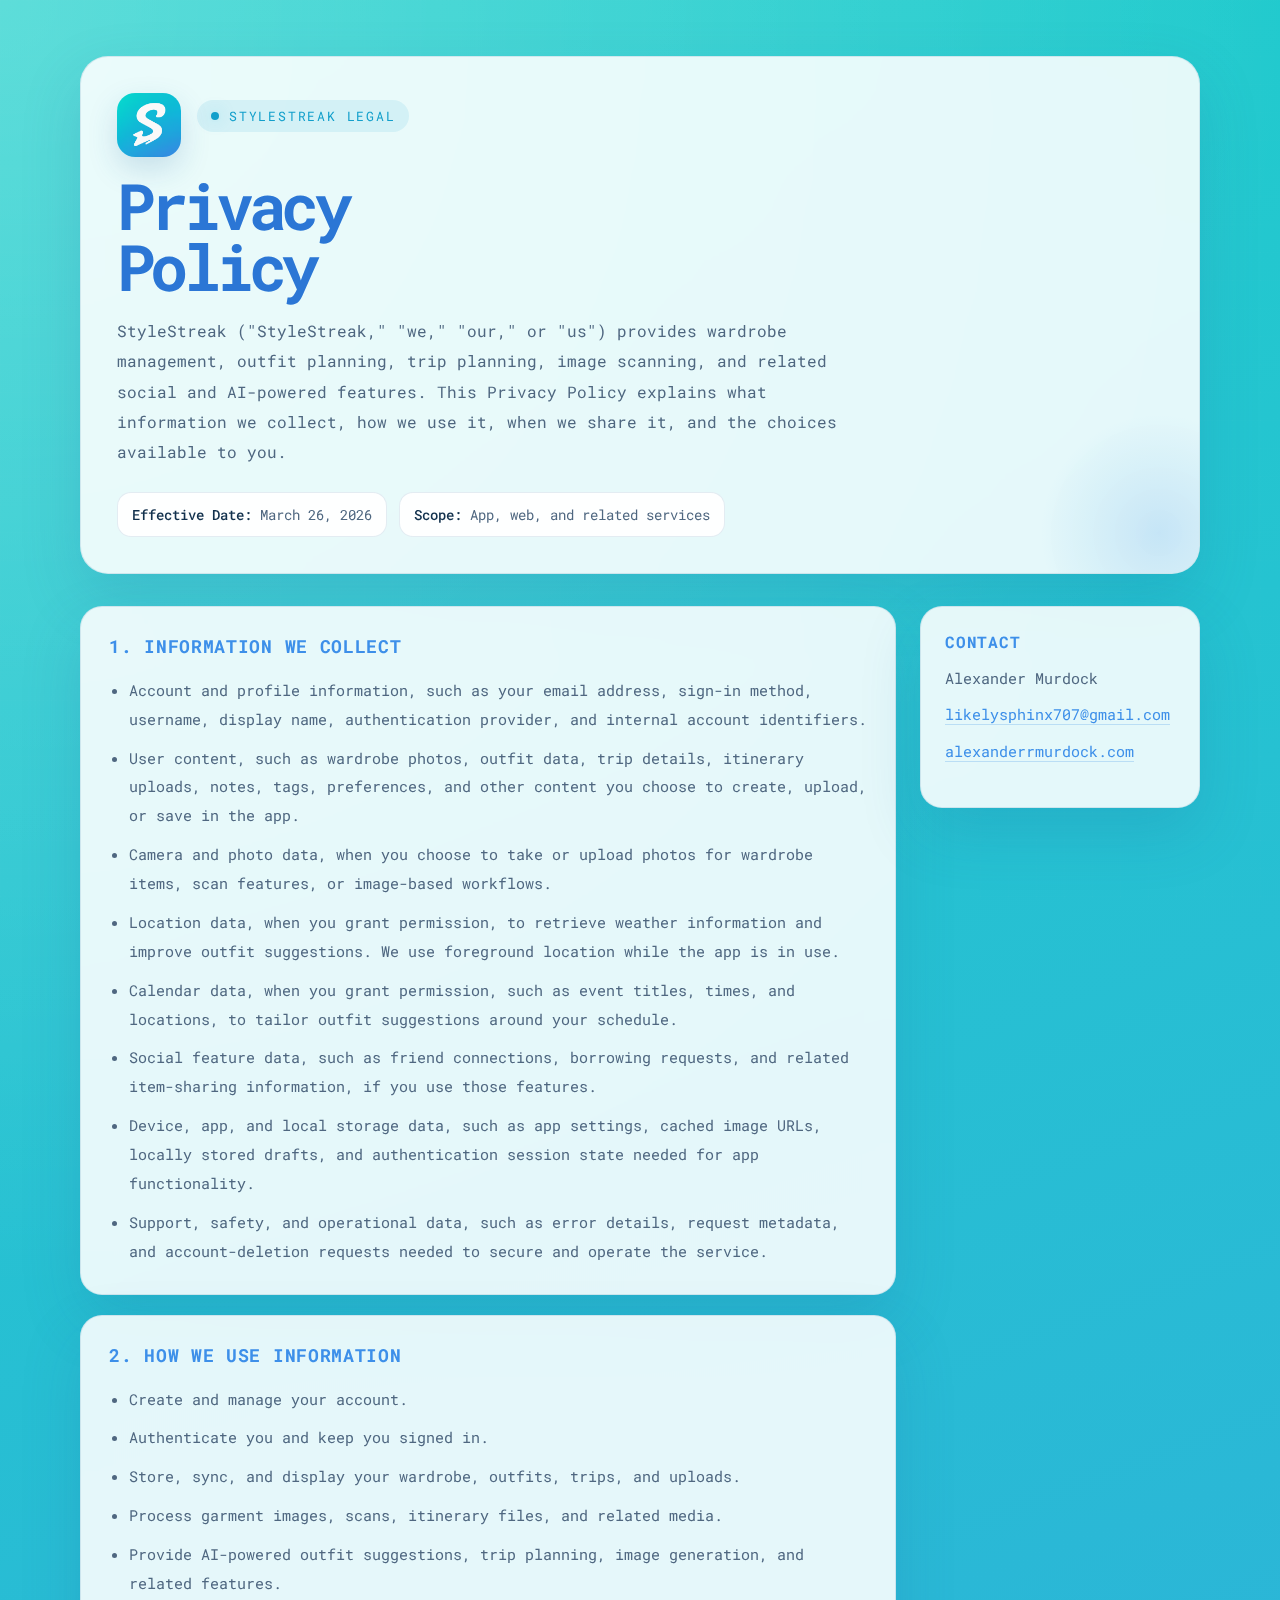
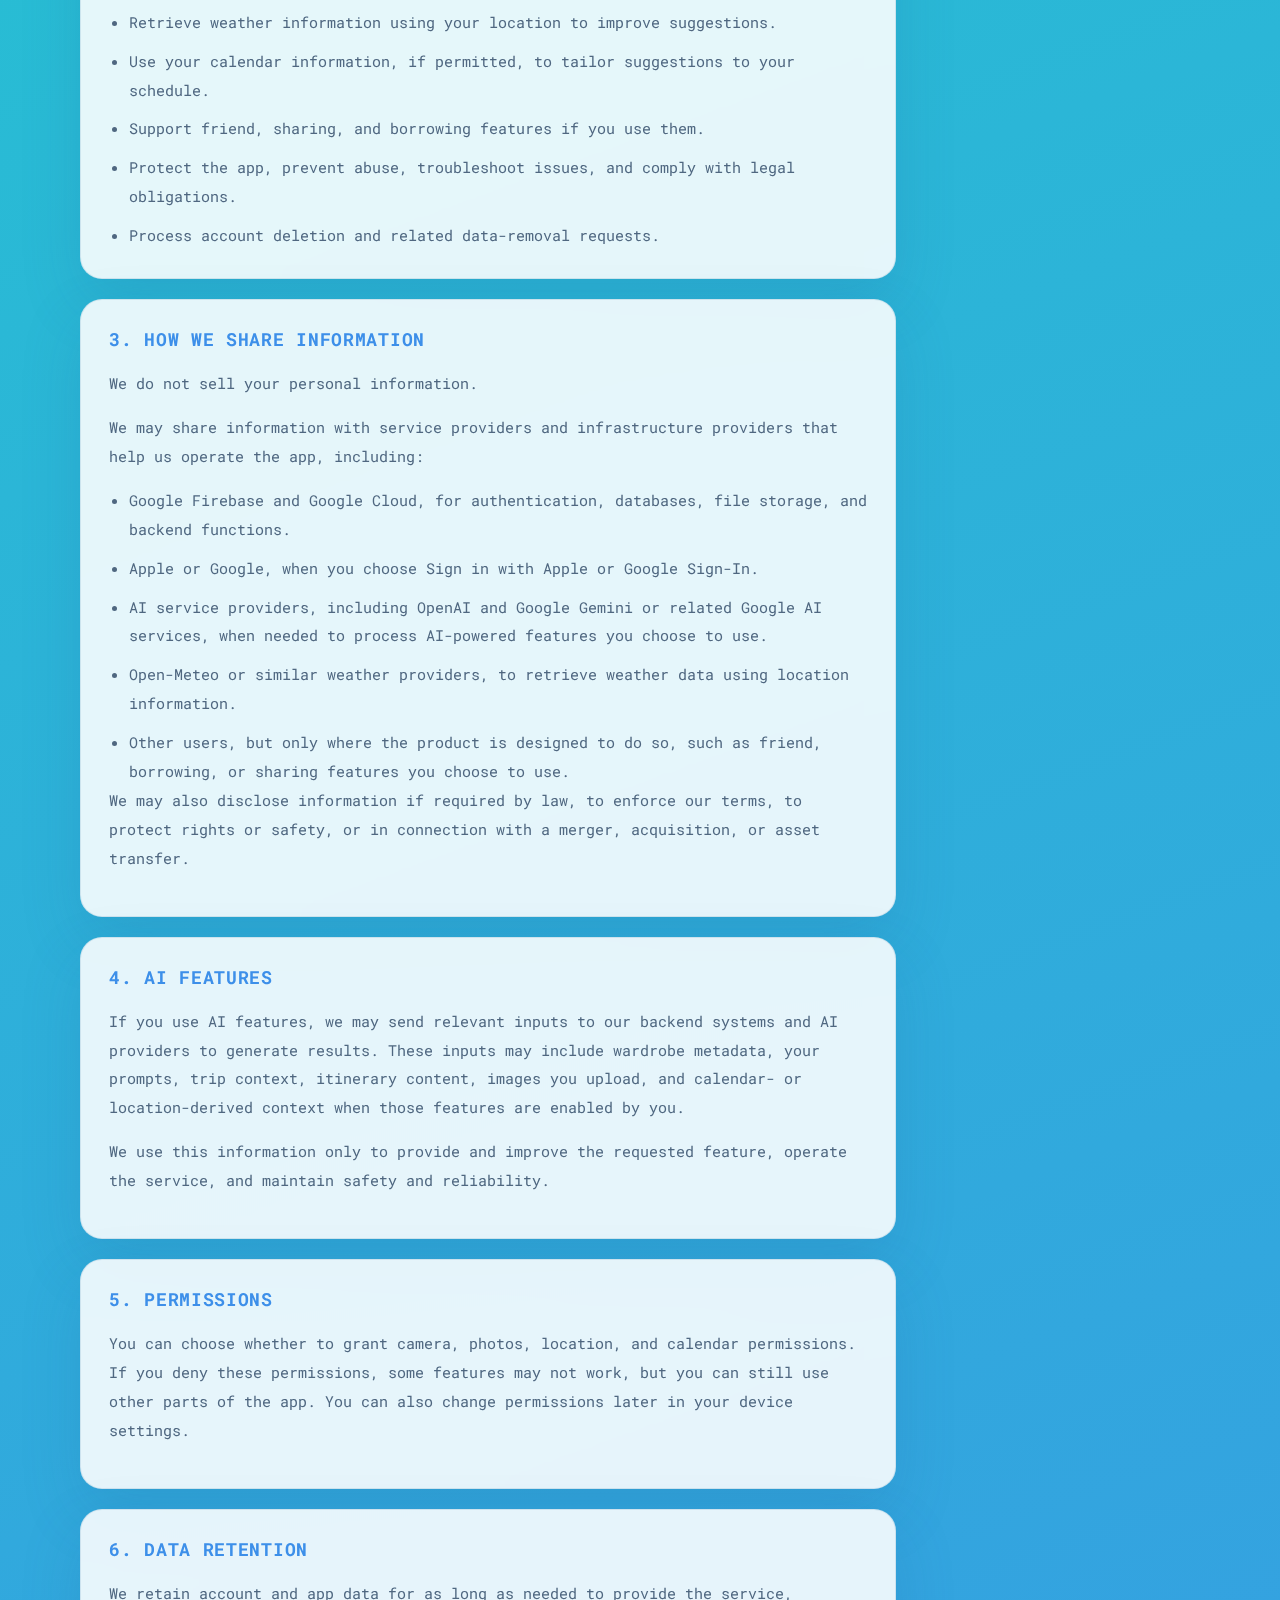
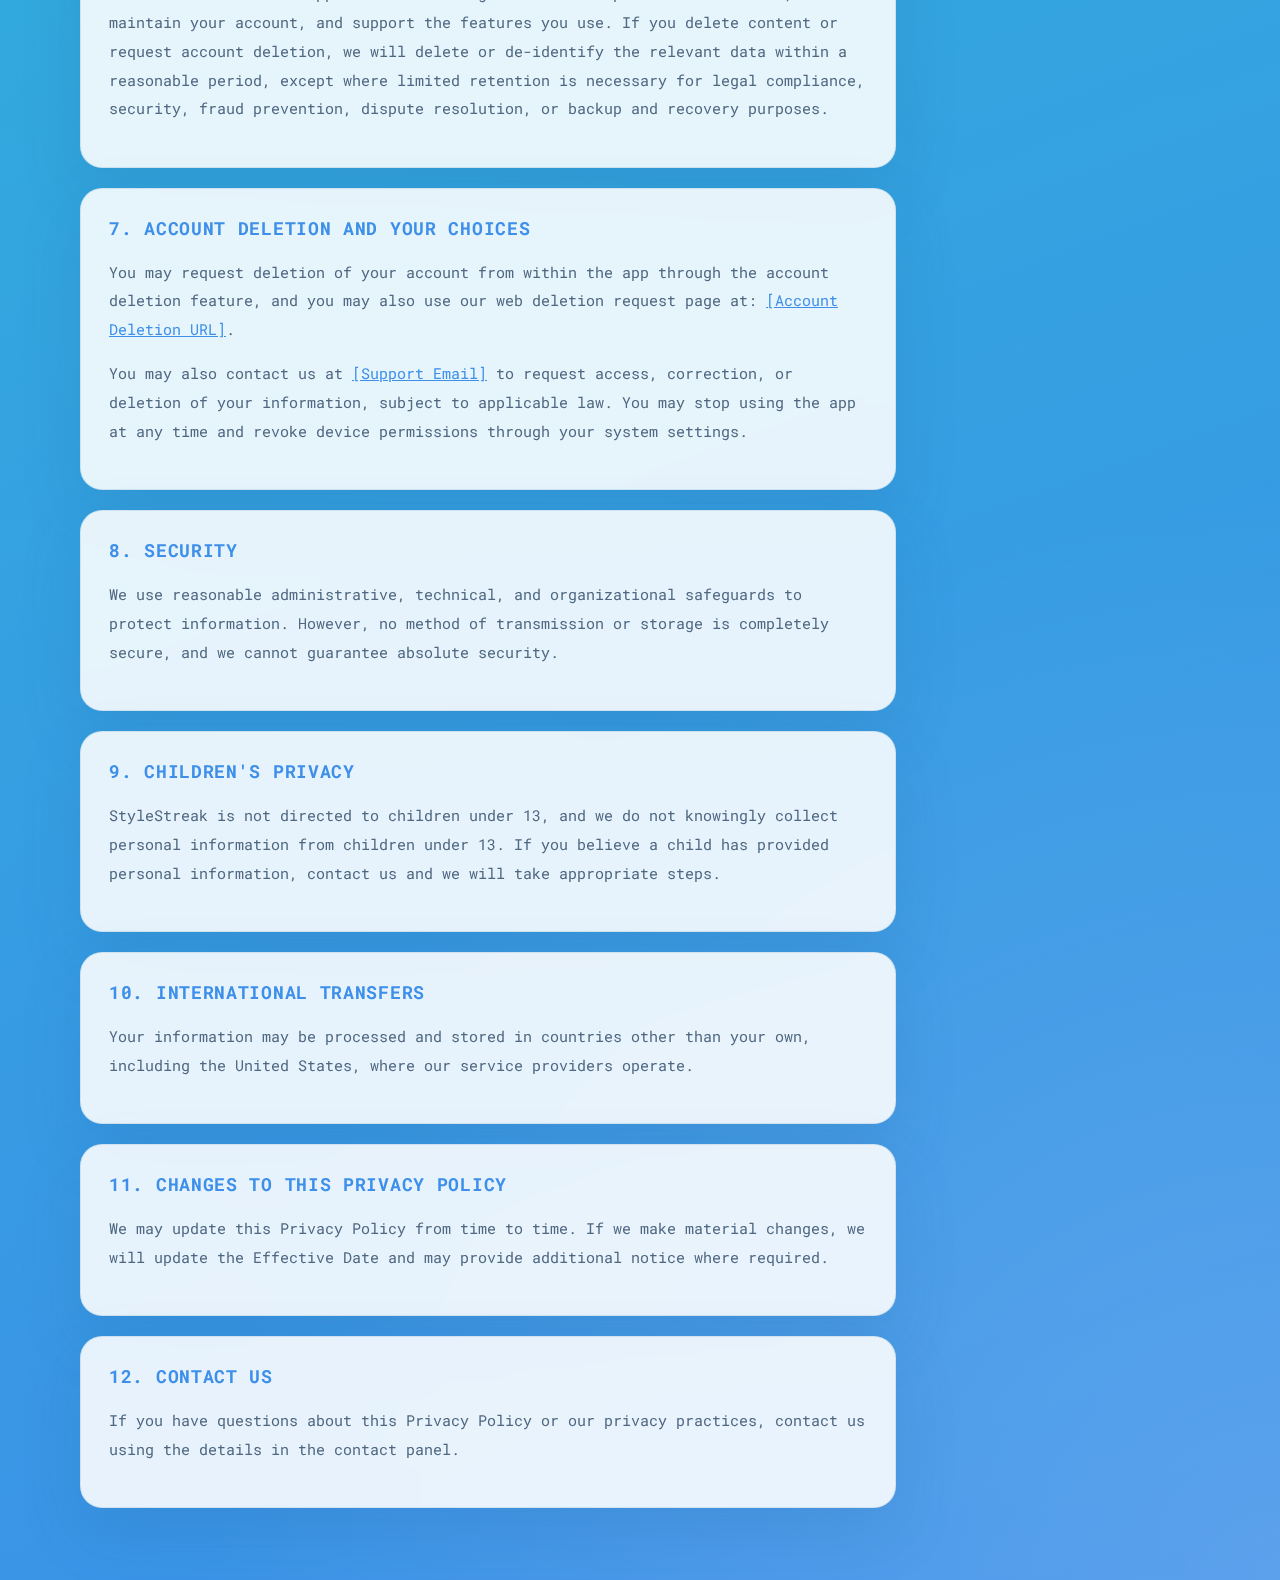
<file: stylestreak.html>
<!DOCTYPE html>
<html lang="en">
<head>
      <meta charset="UTF-8">
      <meta name="viewport" content="width=device-width, initial-scale=1.0">
      <meta name="description" content="Privacy Policy for StyleStreak.">
      <meta name="author" content="Alexander Murdock">
      <link rel="icon" href="icons/portfolio-logo.png">
      <link rel="preconnect" href="https://fonts.googleapis.com">
      <link rel="preconnect" href="https://fonts.gstatic.com" crossorigin>
      <link href="https://fonts.googleapis.com/css2?family=Roboto+Mono:wght@300;400;500;700&display=swap" rel="stylesheet">
      <title>StyleStreak Privacy Policy</title>
      <style>
            :root {
                  --bg-top: #1fd0cb;
                  --bg-bottom: #3d8fe9;
                  --panel: rgba(255, 255, 255, 0.88);
                  --panel-strong: rgba(255, 255, 255, 0.96);
                  --border: rgba(35, 101, 152, 0.12);
                  --text: #12314d;
                  --muted: #4f6780;
                  --accent: #129fcb;
                  --accent-strong: #3d8fe9;
                  --accent-soft: rgba(18, 159, 203, 0.1);
                  --shadow: 0 24px 60px rgba(31, 98, 153, 0.18);
            }

            * {
                  box-sizing: border-box;
            }

            html {
                  scroll-behavior: smooth;
            }

            body {
                  margin: 0;
                  min-height: 100vh;
                  font-family: "Roboto Mono", monospace;
                  color: var(--text);
                  background:
                        radial-gradient(circle at top left, rgba(255, 255, 255, 0.28), transparent 26%),
                        radial-gradient(circle at bottom right, rgba(255, 255, 255, 0.16), transparent 22%),
                        linear-gradient(160deg, var(--bg-top) 0%, var(--bg-bottom) 100%);
            }

            body::before {
                  content: "";
                  position: fixed;
                  inset: 0;
                  pointer-events: none;
                  opacity: 0.2;
                  background-image:
                        linear-gradient(rgba(255, 255, 255, 0.05) 1px, transparent 1px),
                        linear-gradient(90deg, rgba(255, 255, 255, 0.05) 1px, transparent 1px);
                  background-size: 28px 28px;
            }

            a {
                  color: var(--accent-strong);
            }

            .page {
                  width: min(1120px, calc(100% - 32px));
                  margin: 0 auto;
                  padding: 56px 0 72px;
                  position: relative;
                  z-index: 1;
            }

            .hero {
                  display: grid;
                  gap: 24px;
                  margin-bottom: 32px;
            }

            .hero-card,
            .section-card,
            .contact-card {
                  border: 1px solid var(--border);
                  background: var(--panel);
                  backdrop-filter: blur(12px);
                  box-shadow: var(--shadow);
            }

            .hero-card {
                  padding: 36px;
                  border-radius: 28px;
                  overflow: hidden;
                  position: relative;
            }

            .hero-brand {
                  display: inline-flex;
                  align-items: center;
                  gap: 16px;
                  margin-bottom: 18px;
            }

            .hero-logo {
                  width: 64px;
                  height: 64px;
                  border-radius: 18px;
                  display: block;
                  box-shadow: 0 12px 30px rgba(31, 98, 153, 0.18);
            }

            .hero-card::after {
                  content: "";
                  position: absolute;
                  inset: auto -80px -80px auto;
                  width: 240px;
                  height: 240px;
                  border-radius: 999px;
                  background: radial-gradient(circle, rgba(61, 143, 233, 0.18), transparent 70%);
            }

            .eyebrow {
                  display: inline-flex;
                  align-items: center;
                  gap: 10px;
                  margin-bottom: 18px;
                  padding: 8px 14px;
                  border-radius: 999px;
                  background: var(--accent-soft);
                  color: var(--accent);
                  font-size: 0.8rem;
                  text-transform: uppercase;
                  letter-spacing: 0.14em;
            }

            .eyebrow::before {
                  content: "";
                  width: 8px;
                  height: 8px;
                  border-radius: 50%;
                  background: var(--accent);
                  box-shadow: 0 0 16px rgba(18, 159, 203, 0.35);
            }

            h1,
            h2,
            h3,
            p,
            ul {
                  margin-top: 0;
            }

            h1 {
                  max-width: 12ch;
                  margin-bottom: 18px;
                  font-size: clamp(2.4rem, 5vw, 4.8rem);
                  line-height: 0.96;
                  letter-spacing: -0.08em;
                  color: #2b76d5;
            }

            .lede {
                  max-width: 720px;
                  margin-bottom: 24px;
                  color: var(--muted);
                  font-size: 1rem;
                  line-height: 1.9;
            }

            .meta {
                  display: flex;
                  flex-wrap: wrap;
                  gap: 12px;
            }

            .meta-chip {
                  padding: 12px 14px;
                  border: 1px solid var(--border);
                  border-radius: 14px;
                  background: var(--panel-strong);
                  color: var(--muted);
                  font-size: 0.9rem;
            }

            .meta-chip strong {
                  color: var(--text);
                  font-weight: 500;
            }

            .layout {
                  display: grid;
                  grid-template-columns: minmax(0, 1fr) 280px;
                  gap: 24px;
                  align-items: start;
            }

            .content {
                  display: grid;
                  gap: 20px;
            }

            .section-card {
                  padding: 28px;
                  border-radius: 22px;
            }

            .section-card h2 {
                  margin-bottom: 18px;
                  font-size: 1.1rem;
                  letter-spacing: 0.04em;
                  text-transform: uppercase;
                  color: var(--accent-strong);
            }

            .section-card p,
            .section-card li {
                  color: var(--muted);
                  line-height: 1.9;
                  font-size: 0.95rem;
            }

            .section-card ul {
                  margin-bottom: 0;
                  padding-left: 20px;
            }

            .section-card li + li {
                  margin-top: 10px;
            }

            .sidebar {
                  position: sticky;
                  top: 24px;
            }

            .contact-card {
                  padding: 24px;
                  border-radius: 22px;
            }

            .contact-card h3 {
                  margin-bottom: 14px;
                  font-size: 1rem;
                  text-transform: uppercase;
                  letter-spacing: 0.05em;
                  color: var(--accent-strong);
            }

            .contact-card p,
            .contact-card li {
                  color: var(--muted);
                  line-height: 1.8;
                  font-size: 0.92rem;
            }

            .contact-list {
                  list-style: none;
                  padding: 0;
                  margin: 0 0 18px;
              }

            .contact-list li + li {
                  margin-top: 10px;
            }

            .contact-list a {
                  text-decoration: none;
                  border-bottom: 1px solid rgba(61, 143, 233, 0.25);
            }

            .notice {
                  margin-top: 16px;
                  padding: 14px;
                  border-radius: 16px;
                  background: linear-gradient(135deg, rgba(31, 208, 203, 0.12), rgba(61, 143, 233, 0.12));
                  border: 1px solid rgba(61, 143, 233, 0.16);
            }

            .notice strong {
                  color: var(--text);
            }

            code {
                  color: var(--accent-strong);
                  font-family: inherit;
                  font-weight: 500;
            }

            @media (max-width: 920px) {
                  .layout {
                        grid-template-columns: 1fr;
                  }

                  .sidebar {
                        position: static;
                  }
            }

            @media (max-width: 640px) {
                  .page {
                        width: min(100% - 20px, 1120px);
                        padding: 20px 0 40px;
                  }

                  .hero-card,
                  .section-card,
                  .contact-card {
                        padding: 22px;
                        border-radius: 18px;
                  }

                  h1 {
                        letter-spacing: -0.06em;
                  }

                  .lede,
                  .section-card p,
                  .section-card li,
                  .contact-card p,
                  .contact-card li {
                        line-height: 1.75;
                  }
            }
      </style>
</head>
<body>
      <main class="page">
            <section class="hero">
                  <div class="hero-card">
                        <div class="hero-brand">
                              <img class="hero-logo" src="icons/StyleStreakLogo.png" alt="StyleStreak logo">
                              <div class="eyebrow">StyleStreak Legal</div>
                        </div>
                        <h1>Privacy Policy</h1>
                        <p class="lede">
                              StyleStreak ("StyleStreak," "we," "our," or "us") provides wardrobe management, outfit planning, trip planning, image scanning, and related social and AI-powered features. This Privacy Policy explains what information we collect, how we use it, when we share it, and the choices available to you.
                        </p>
                        <div class="meta">
                              <div class="meta-chip"><strong>Effective Date:</strong> March 26, 2026</div>
                              <div class="meta-chip"><strong>Scope:</strong> App, web, and related services</div>
                        </div>
                  </div>
            </section>

            <section class="layout">
                  <div class="content">
                        <article class="section-card">
                              <h2>1. Information We Collect</h2>
                              <ul>
                                    <li>Account and profile information, such as your email address, sign-in method, username, display name, authentication provider, and internal account identifiers.</li>
                                    <li>User content, such as wardrobe photos, outfit data, trip details, itinerary uploads, notes, tags, preferences, and other content you choose to create, upload, or save in the app.</li>
                                    <li>Camera and photo data, when you choose to take or upload photos for wardrobe items, scan features, or image-based workflows.</li>
                                    <li>Location data, when you grant permission, to retrieve weather information and improve outfit suggestions. We use foreground location while the app is in use.</li>
                                    <li>Calendar data, when you grant permission, such as event titles, times, and locations, to tailor outfit suggestions around your schedule.</li>
                                    <li>Social feature data, such as friend connections, borrowing requests, and related item-sharing information, if you use those features.</li>
                                    <li>Device, app, and local storage data, such as app settings, cached image URLs, locally stored drafts, and authentication session state needed for app functionality.</li>
                                    <li>Support, safety, and operational data, such as error details, request metadata, and account-deletion requests needed to secure and operate the service.</li>
                              </ul>
                        </article>

                        <article class="section-card">
                              <h2>2. How We Use Information</h2>
                              <ul>
                                    <li>Create and manage your account.</li>
                                    <li>Authenticate you and keep you signed in.</li>
                                    <li>Store, sync, and display your wardrobe, outfits, trips, and uploads.</li>
                                    <li>Process garment images, scans, itinerary files, and related media.</li>
                                    <li>Provide AI-powered outfit suggestions, trip planning, image generation, and related features.</li>
                                    <li>Retrieve weather information using your location to improve suggestions.</li>
                                    <li>Use your calendar information, if permitted, to tailor suggestions to your schedule.</li>
                                    <li>Support friend, sharing, and borrowing features if you use them.</li>
                                    <li>Protect the app, prevent abuse, troubleshoot issues, and comply with legal obligations.</li>
                                    <li>Process account deletion and related data-removal requests.</li>
                              </ul>
                        </article>

                        <article class="section-card">
                              <h2>3. How We Share Information</h2>
                              <p>We do not sell your personal information.</p>
                              <p>We may share information with service providers and infrastructure providers that help us operate the app, including:</p>
                              <ul>
                                    <li>Google Firebase and Google Cloud, for authentication, databases, file storage, and backend functions.</li>
                                    <li>Apple or Google, when you choose Sign in with Apple or Google Sign-In.</li>
                                    <li>AI service providers, including OpenAI and Google Gemini or related Google AI services, when needed to process AI-powered features you choose to use.</li>
                                    <li>Open-Meteo or similar weather providers, to retrieve weather data using location information.</li>
                                    <li>Other users, but only where the product is designed to do so, such as friend, borrowing, or sharing features you choose to use.</li>
                              </ul>
                              <p>We may also disclose information if required by law, to enforce our terms, to protect rights or safety, or in connection with a merger, acquisition, or asset transfer.</p>
                        </article>

                        <article class="section-card">
                              <h2>4. AI Features</h2>
                              <p>If you use AI features, we may send relevant inputs to our backend systems and AI providers to generate results. These inputs may include wardrobe metadata, your prompts, trip context, itinerary content, images you upload, and calendar- or location-derived context when those features are enabled by you.</p>
                              <p>We use this information only to provide and improve the requested feature, operate the service, and maintain safety and reliability.</p>
                        </article>

                        <article class="section-card">
                              <h2>5. Permissions</h2>
                              <p>You can choose whether to grant camera, photos, location, and calendar permissions. If you deny these permissions, some features may not work, but you can still use other parts of the app. You can also change permissions later in your device settings.</p>
                        </article>

                        <article class="section-card">
                              <h2>6. Data Retention</h2>
                              <p>We retain account and app data for as long as needed to provide the service, maintain your account, and support the features you use. If you delete content or request account deletion, we will delete or de-identify the relevant data within a reasonable period, except where limited retention is necessary for legal compliance, security, fraud prevention, dispute resolution, or backup and recovery purposes.</p>
                        </article>

                        <article class="section-card">
                              <h2>7. Account Deletion and Your Choices</h2>
                              <p>You may request deletion of your account from within the app through the account deletion feature, and you may also use our web deletion request page at: <a href="#">[Account Deletion URL]</a>.</p>
                              <p>You may also contact us at <a href="mailto:likelysphinx707@gmail.com">[Support Email]</a> to request access, correction, or deletion of your information, subject to applicable law. You may stop using the app at any time and revoke device permissions through your system settings.</p>
                        </article>

                        <article class="section-card">
                              <h2>8. Security</h2>
                              <p>We use reasonable administrative, technical, and organizational safeguards to protect information. However, no method of transmission or storage is completely secure, and we cannot guarantee absolute security.</p>
                        </article>

                        <article class="section-card">
                              <h2>9. Children's Privacy</h2>
                              <p>StyleStreak is not directed to children under 13, and we do not knowingly collect personal information from children under 13. If you believe a child has provided personal information, contact us and we will take appropriate steps.</p>
                        </article>

                        <article class="section-card">
                              <h2>10. International Transfers</h2>
                              <p>Your information may be processed and stored in countries other than your own, including the United States, where our service providers operate.</p>
                        </article>

                        <article class="section-card">
                              <h2>11. Changes to This Privacy Policy</h2>
                              <p>We may update this Privacy Policy from time to time. If we make material changes, we will update the Effective Date and may provide additional notice where required.</p>
                        </article>

                        <article class="section-card">
                              <h2>12. Contact Us</h2>
                              <p>If you have questions about this Privacy Policy or our privacy practices, contact us using the details in the contact panel.</p>
                        </article>
                  </div>

                  <aside class="sidebar">
                        <section class="contact-card">
                              <h3>Contact</h3>
                              <ul class="contact-list">
                                    <li>Alexander Murdock</li>
                                    <li><a href="mailto:likelysphinx707@gmail.com">likelysphinx707@gmail.com</a></li>
                                    <li><a href="https://alexanderrmurdock.com/">alexanderrmurdock.com</a></li>
                              </ul>
                        </section>
                  </aside>
            </section>
      </main>
</body>
</html>
</file>
